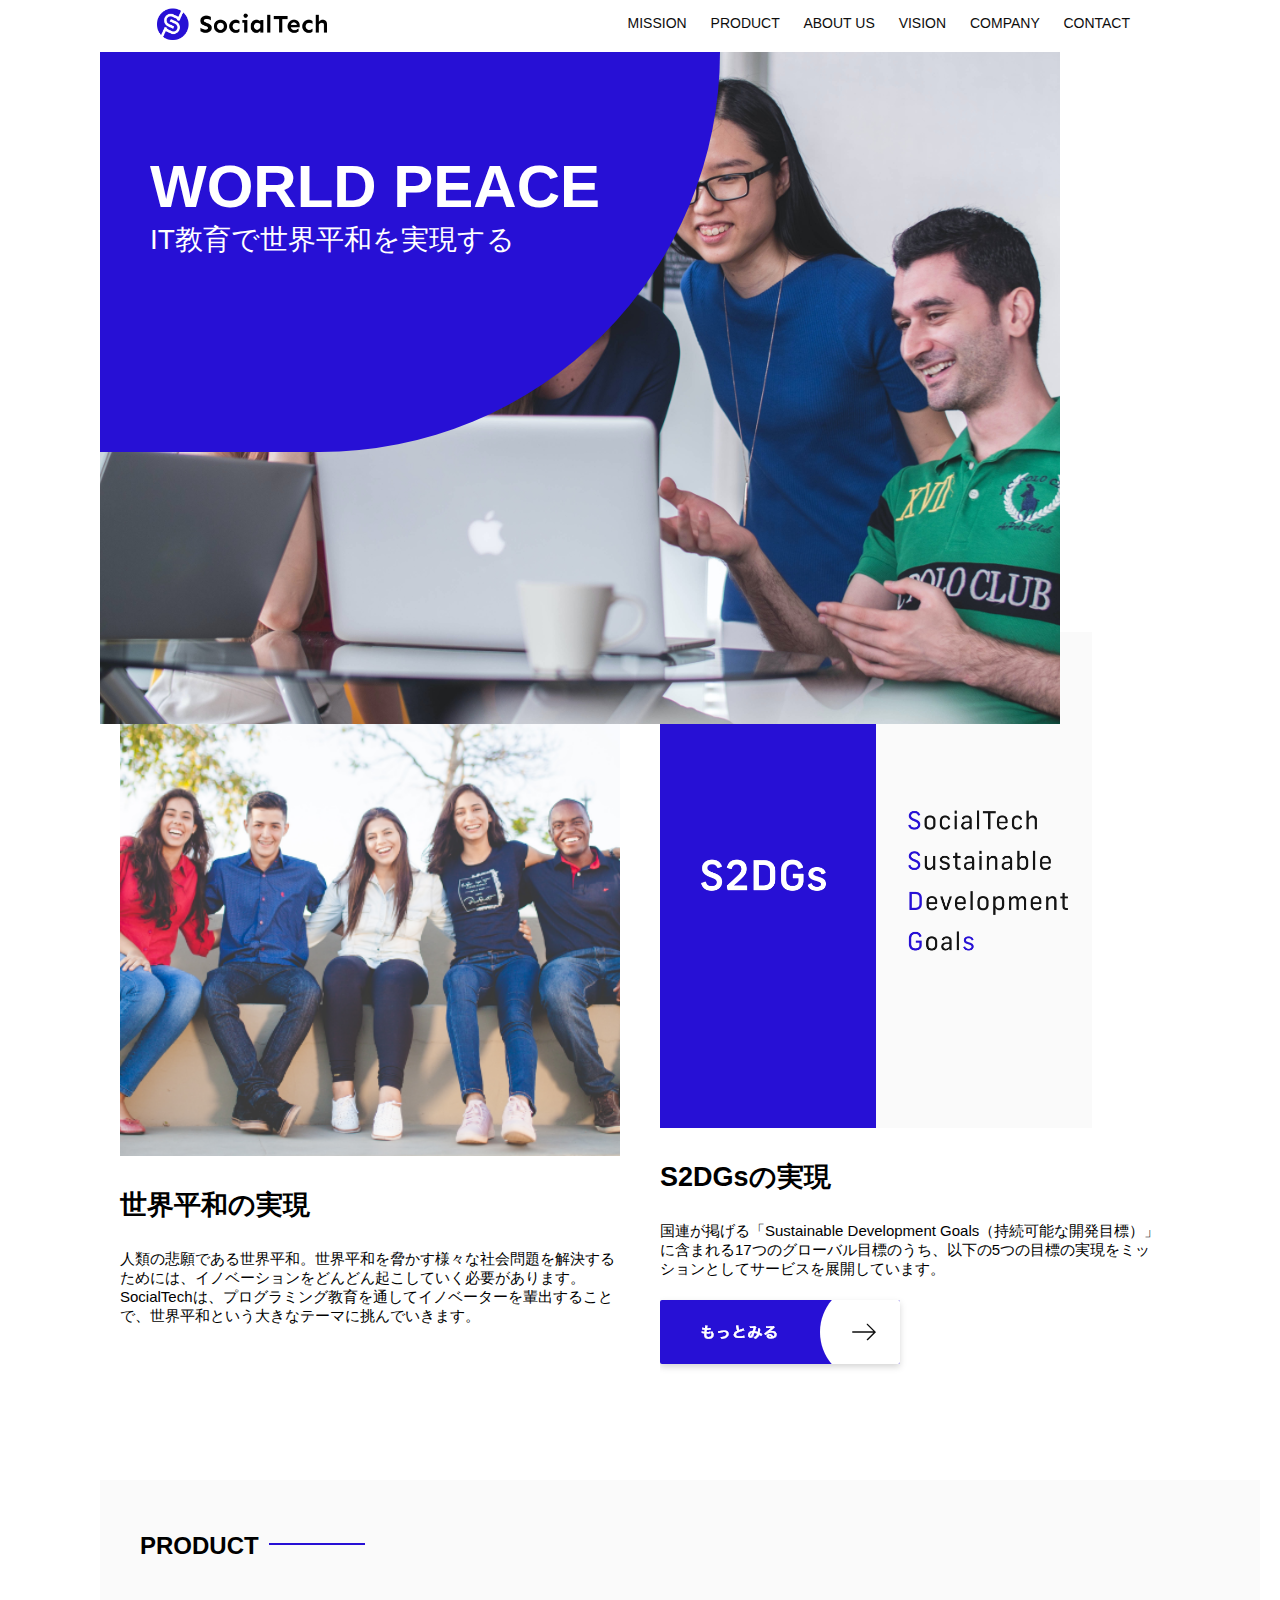
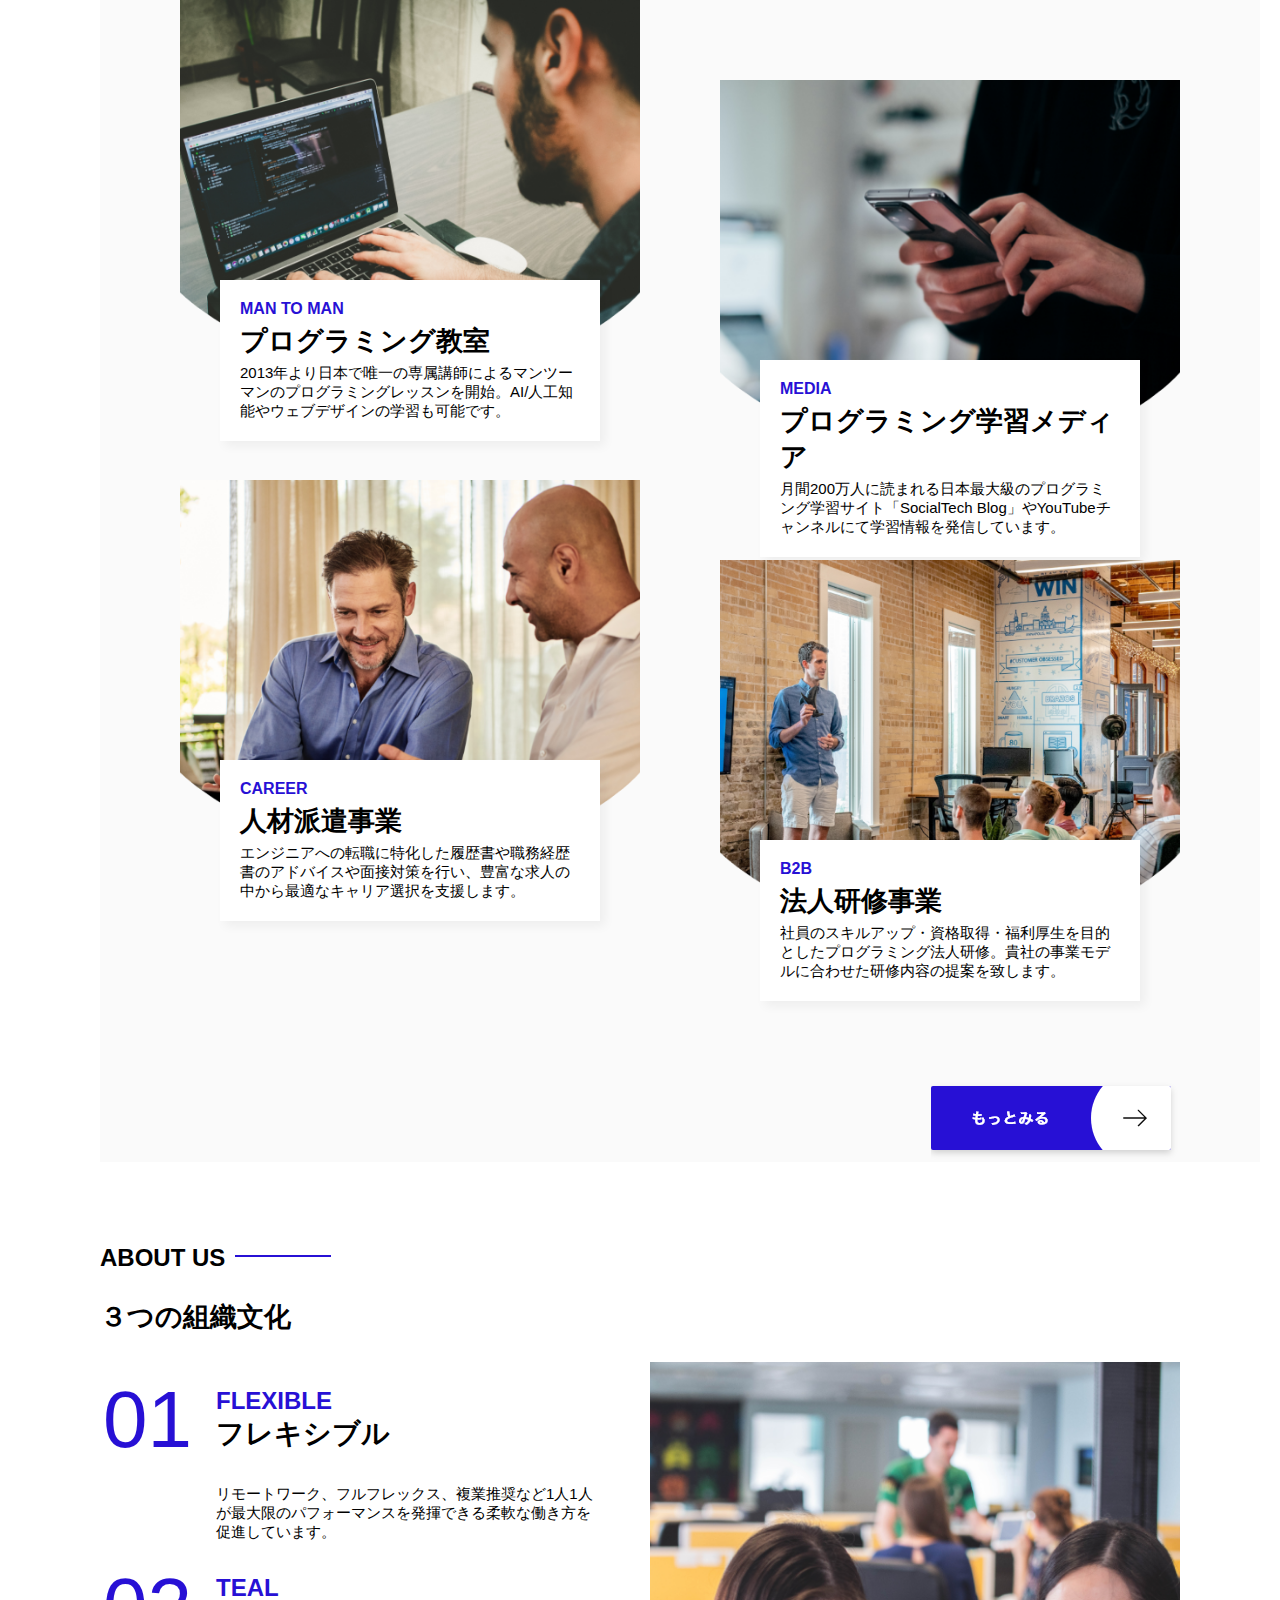
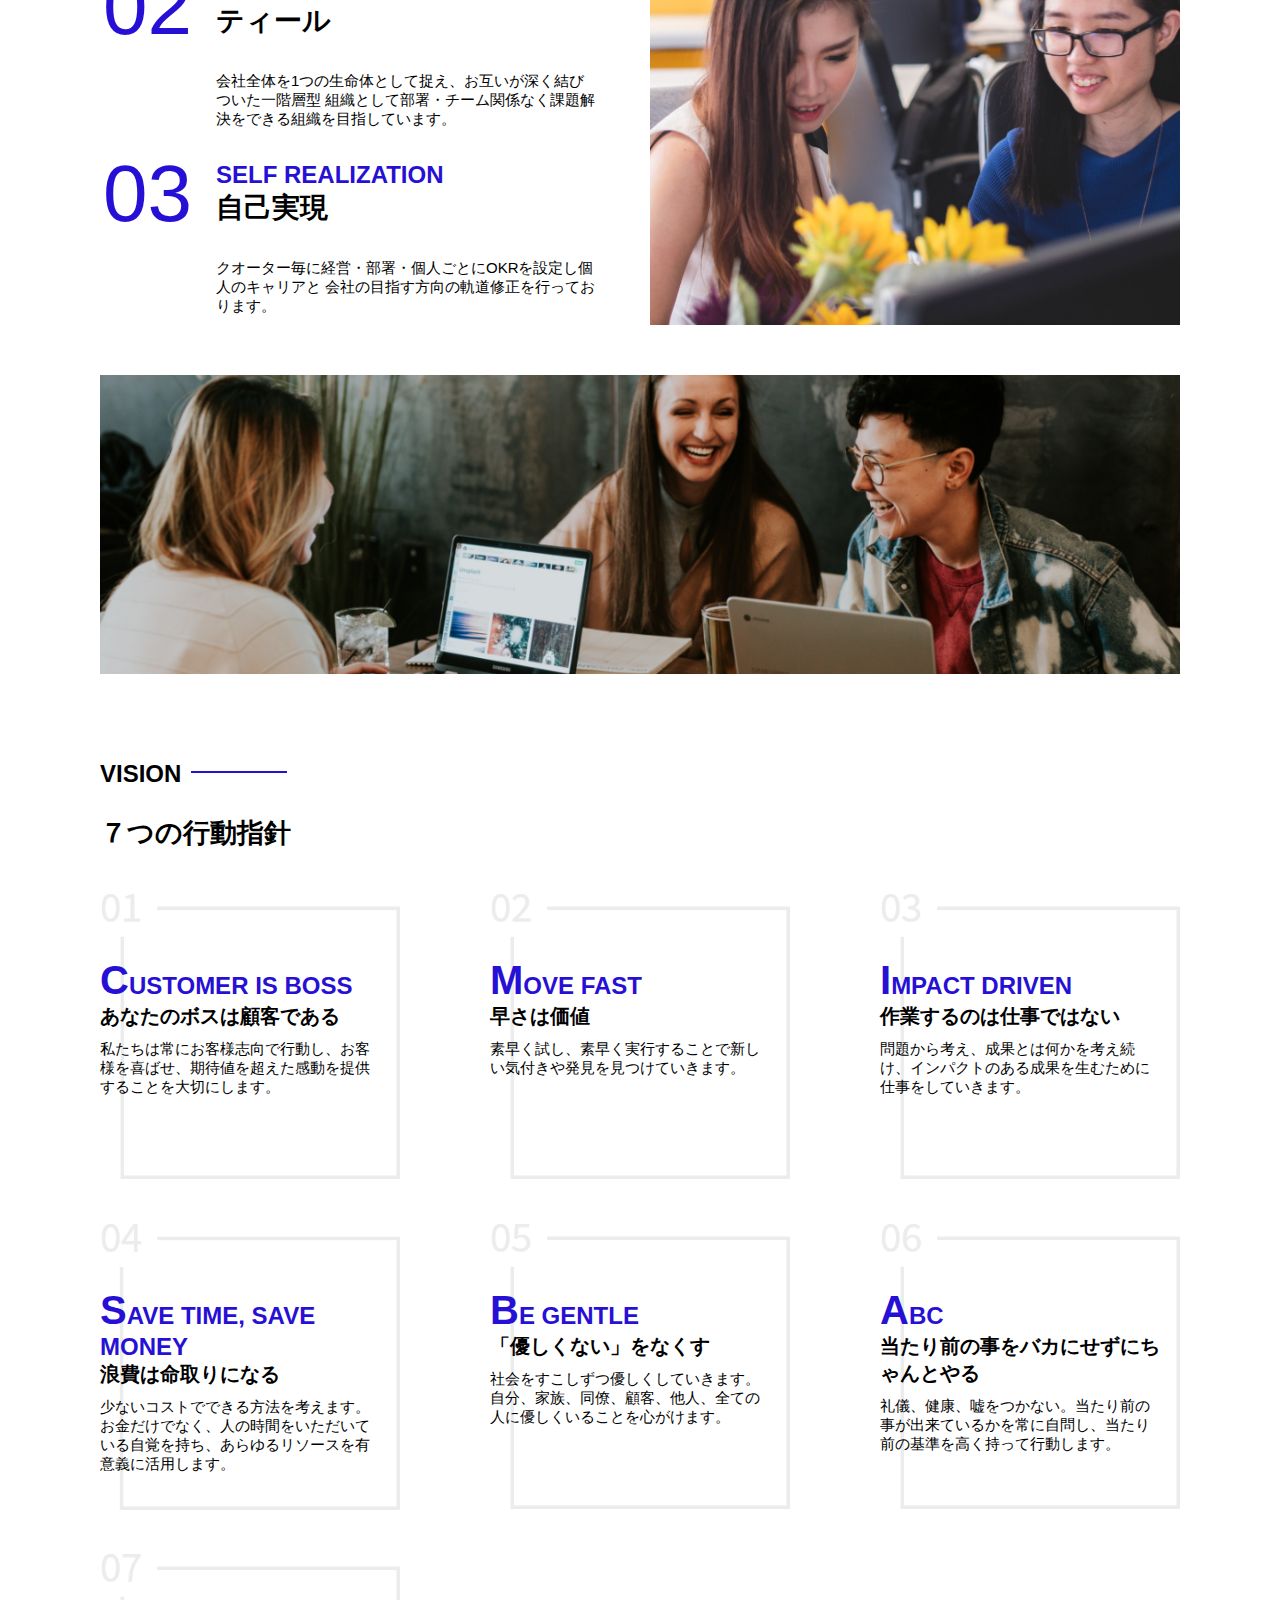
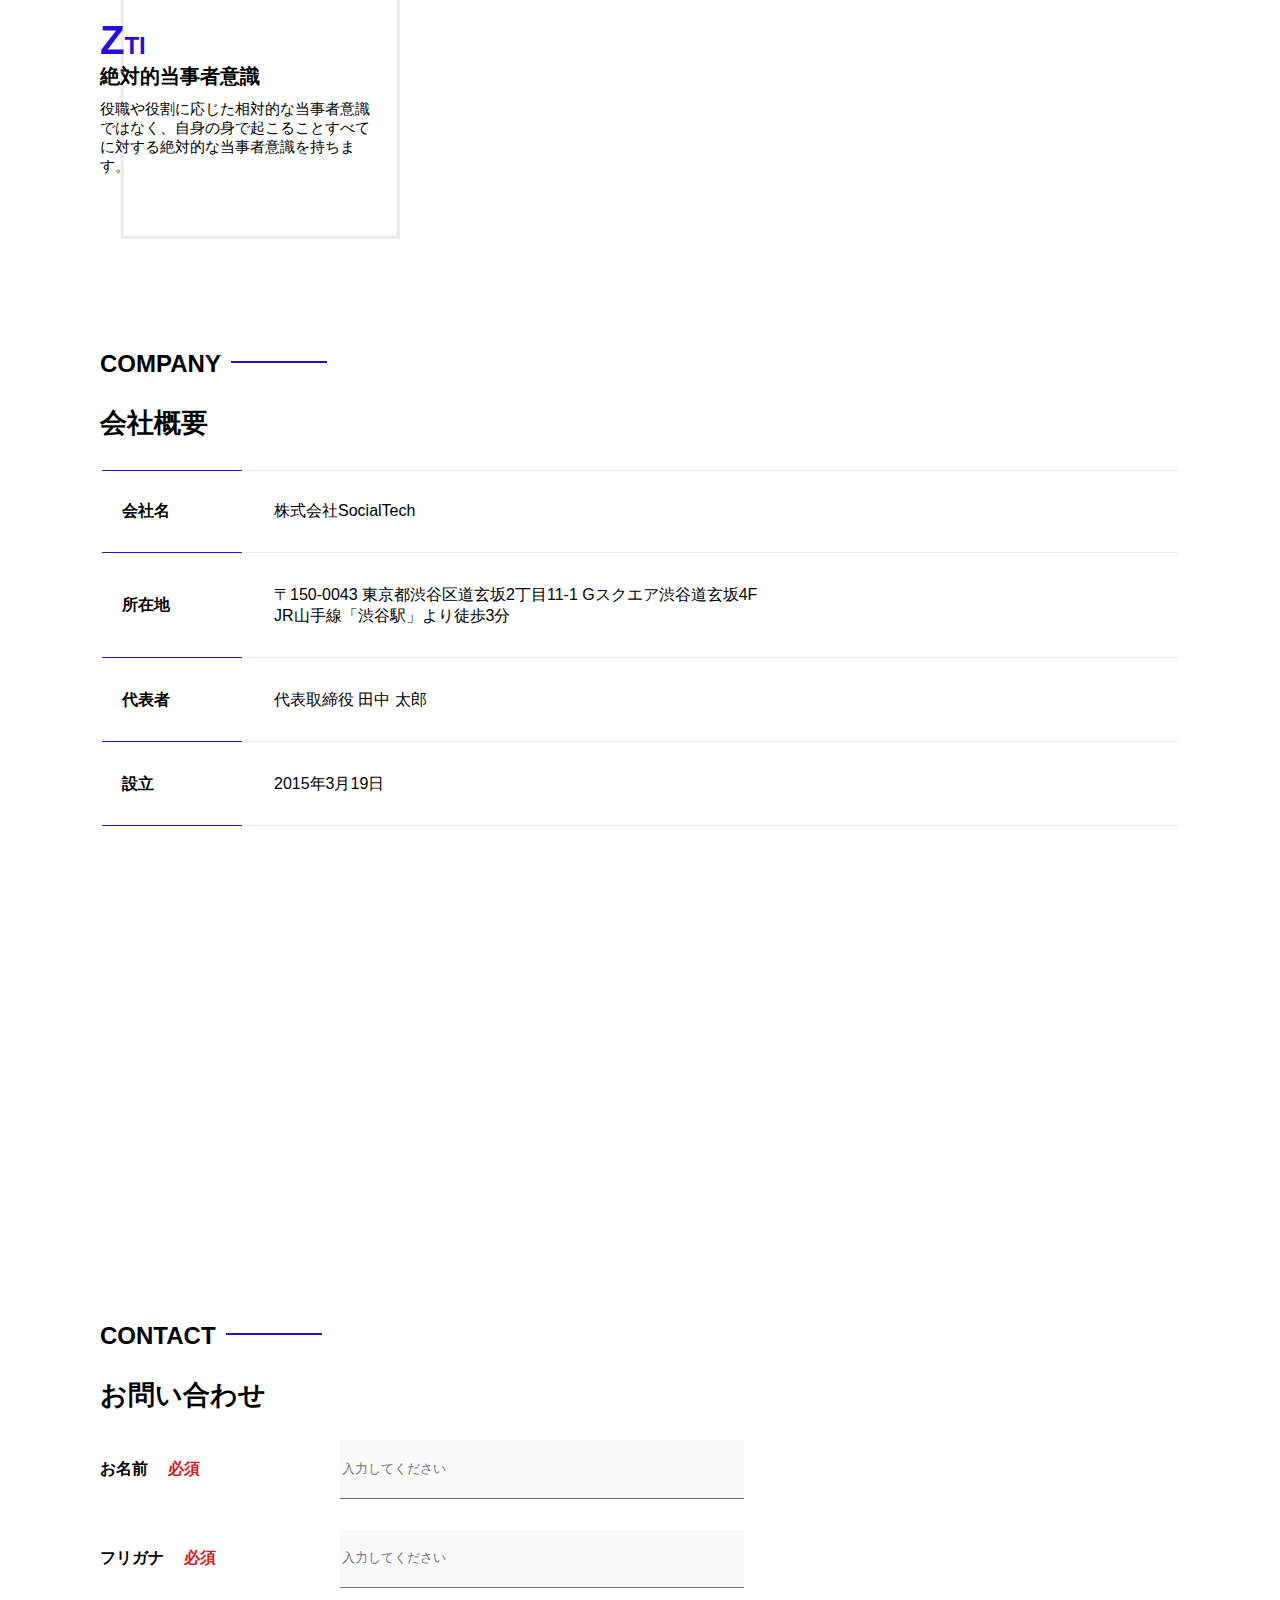
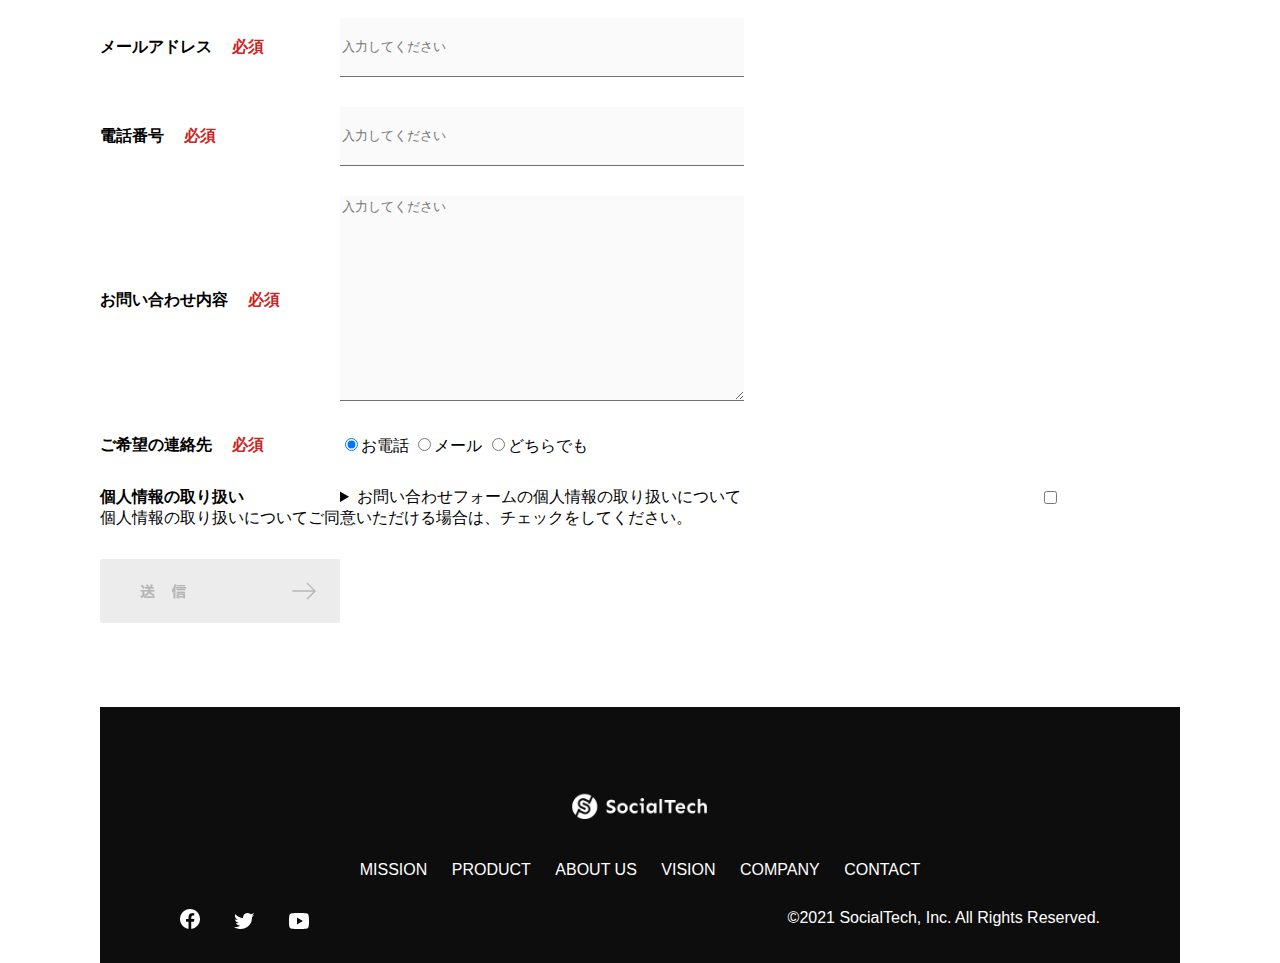
<file: index.html>
<!DOCTYPE html>
<html>
    <head>
        <title>SocialTeck</title>
        <meta charset="utf-8">
        <meta description="SocialTechはEdTech業界のリーディングカンパニーを目指します。">
        <meta name="viewport" content="width=device-width, initial-scale=1.0">
        <link rel="stylesheet" href="style.css">
    </head>

    <body>
        <!-- ヘッダー -->
        <header>
             <!-- ロゴ -->
            <a href="index.html" id="logo"><img src="images/logo.png" alt="トップページに戻る"></a>

             <!-- PC用ナビゲーション -->
            <nav id="nav-pc">
                <a href="mission.html">MISSION</a>
                <a href="product.html">PRODUCT</a>
                <a href="index.html#aboutus">ABOUT US</a>
                <a href="index.html#vision">VISION</a>
                <a href="index.html#company">COMPANY</a>
                <a href="index.html#contact">CONTACT</a>
            </nav>
            <!-- スマホ用メニューボタン -->
            <img id="menu-sp" src="images/button-menu.png" alt="ナビゲーションを開く" onclick="document.getElementById('nav-sp').style.display ='block'">
            
            <!-- スマホ用ナビゲーション -->
            <nav id="nav-sp">
                <img id="close" src="images/button-close.png" atl="ナビゲーションを閉じる" onclick="document.getElementById('nav-sp').style.display='none'">
                <a id="logo-sp" href="index.html" onclick="document.getElementById('nav-sp').style.display='none'">
                    <img src="images/logo-sp.png" alt="トップページに戻る">
                </a>
                <a class="menu" href="mission.html" onclick="document.getElementById('nav-sp').style.display='none'">MISSION</a>
                <a class="menu" href="product.html" onclick="document.getElementById('nav-sp').style.display='none'">PRODUCT</a>
                <a class="menu" href="index.html#aboutus" onclick="document.getElementById('nav-sp').style.display='none'">ABOUT US</a>
                <a class="menu" href="index.html#vision" onclick="document.getElementById('nav-sp').style.display='none'">VISION</a>
                <a class="menu" href="index.html#company" onclick="document.getElementById('nav-sp').style.display='none'">COMPANY</a>
                <a class="menu" href="index.html#contact" onclick="document.getElementById('nav-sp').style.display='none'">CONTACT</a>
                <div id="sns">
                    <a href="https://www.facebook.com/sejuku2013"><img src="images/button-facebook.png" alt="Facebookのリンク"></a>
                    <a href="https://twitter.com/samuraijuku"><img src="images/button-twitter.png" alt="Twitterのリンク"></a>
                    <a href="https://www.youtube.com/channel/UCCFOQO5aDK0xXam4cUQXT8g"><img src="images/button-youtube.png" alt="Youtubeのリンク"></a>
                </div>
            </nav>
        </header>
        <main>
            <article>
                <section id="main-visual">
                    <div id="main-message">
                        <h1>WORLD PEACE</h1>
                        <p>IT教育で世界平和を実現する</p>
                    </div>
                    <img src="images/index/index-main.png" alt="PCの周りに集まる多国籍の仲間たち">
                </section>
                <section id="mission">
                    <h2 class="index-h2">MISSION</h2>
                    <div id="mission-flex">
                        <div>
                            <img id="mission-photo" src="images/index/index-mission.png" alt="屋外のベンチで写真を撮影する多国籍の仲間たち">        
                            <h3>世界平和の実現</h3>
                            <p>人類の悲願である世界平和。世界平和を脅かす様々な社会問題を解決するためには、イノベーションをどんどん起こしていく必要があります。SocialTechは、プログラミング教育を通してイノベーターを輩出することで、世界平和という大きなテーマに挑んでいきます。
                            </p>
                        </div>
                        <div>
                            <img id="s2dgs" src="images/index/s2dgs.png" atl="S2DGs">
                            <h3>S2DGsの実現</h3>
                            <p>国連が掲げる「Sustainable Development Goals（持続可能な開発目標）」に含まれる17つのグローバル目標のうち、以下の5つの目標の実現をミッションとしてサービスを展開しています。</p>
                            <a href="mission.html">
                                <img src="images/button-more.png" alt="もっとみる">
                            </a>
                        </div>
                    </div>
                </section>
                <section id="product">
                    <h2 class="index-h2">PRODUCT</h2>
                    <div>
                        <div id="product-left">
                            <div>
                                <img class="product-photo" src="images/index/index-mantoman.png" alt="PCでコードを書く男性">
                                <div class="product-explain">
                                    <span>MAN TO MAN</span>
                                    <h3>プログラミング教室</h3>
                                    <p>2013年より日本で唯一の専属講師によるマンツーマンのプログラミングレッスンを開始。AI/人工知能やウェブデザインの学習も可能です。</p>
                                </div>
                            </div>
                            <div>
                                <img class="product-photo" src="images/index/index-career.png" alt="笑顔で話し合う2人の男性">
                                <div class="product-explain">
                                    <span>CAREER</span>
                                    <h3>人材派遣事業</h3>
                                    <p>エンジニアへの転職に特化した履歴書や職務経歴書のアドバイスや面接対策を行い、豊富な求人の中から最適なキャリア選択を支援します。</p>
                                </div>
                            </div>
                        </div>
                        <div id="product-right">
                            <div>
                                <img class="product-photo" src="images/index/index-media.png" alt="スマートフォンを操作する人">
                                <div class="product-explain">
                                    <span>MEDIA</span>
                                    <h3>プログラミング学習メディア</h3>
                                    <p>月間200万人に読まれる日本最大級のプログラミング学習サイト「SocialTech Blog」やYouTubeチャンネルにて学習情報を発信しています。</p>
                                </div>
                            </div>
                            <div>
                                <img class="product-photo" src="images/index/index-b2b.png" alt="講演中の男性とそれを聴く人々">
                                <div class="product-explain">
                                    <span>B2B</span>
                                    <h3>法人研修事業</h3>
                                    <p>社員のスキルアップ・資格取得・福利厚生を目的としたプログラミング法人研修。貴社の事業モデルに合わせた研修内容の提案を致します。</p>
                                </div>    
                            </div>
                        </div>
                    </div>
                    <div>
                        <a id="product-more" href="product.html"></a>
                        <img src="images/button-more.png" alt="もっとみる">
                    </div>
                </section>
                <section id="aboutus">
                    <h2 class="index-h2">ABOUT US</h2>
                    <h3>３つの組織文化</h3>
                    <div>
                        <table class="culture-table">
                            <tr>
                                <td>
                                    <span class="culture-num">01</span>
                                </td>
                                <td>
                                    <span class="culture-en">FLEXIBLE</span>
                                    <span class="culture-jp">フレキシブル</span>
                                </td>
                            </tr>
                            <tr>
                                <td>
                                    <!-- 空のセル -->
                                </td>
                                <td>
                                    <p class="culture-description">
                                        リモートワーク、フルフレックス、複業推奨など1人1人が最大限のパフォーマンスを発揮できる柔軟な働き方を促進しています。
                                    </p>
                                </td>
                            </tr>
                            <tr>
                                <td>
                                    <span class="culture-num">02</span>
                                </td>
                                <td>
                                    <span class="culture-en">TEAL</span>
                                    <span class="culture-jp">ティール</span>
                                </td>
                            </tr>
                            <tr>
                                <td>
                                    <!-- 空のセル -->
                                </td>
                                <td>
                                    <p class="culture-description">
                                        会社全体を1つの生命体として捉え、お互いが深く結びついた一階層型
                                        組織として部署・チーム関係なく課題解決をできる組織を目指しています。
                                    </p>
                                </td>
                            </tr>
                            <tr>
                                <td>
                                    <span class="culture-num">03</span>
                                </td>
                                <td>
                                    <span class="culture-en">SELF REALIZATION</span>
                                    <span class="culture-jp">自己実現</span>
                                </td>
                            </tr>
                            <tr>
                                <td>
                                    <!-- 空のセル -->
                                </td>
                                <td>
                                    <p class="culture-description">
                                        クオーター毎に経営・部署・個人ごとにOKRを設定し個人のキャリアと
                                        会社の目指す方向の軌道修正を行っております。
                                    </p>
                                </td>
                            </tr>
                        </table>
                        <img class="culture-img" src="images/index/index-aboutus1.png" alt="笑顔で話し合う2人の女性">
                    </div>
                    <img class="culture-img2" src="images/index/index-aboutus2.png" alt="笑顔で話し合う3人の男女">
                </section>
                <section id="vision">
                    <h2 class="index-h2">VISION</h2>
                    <h3>７つの行動指針</h3>
                    <div>
                        <div class="vision-box">
                            <img src="images/index/vision-01.png" alt="01">
                            <span>
                                <h4>CUSTOMER IS BOSS</h4>
                                <h5>あなたのボスは顧客である</h5>
                                <p>私たちは常にお客様志向で行動し、お客様を喜ばせ、期待値を超えた感動を提供することを大切にします。</p>
                            </span>
                        </div>
                        <div class="vision-box">
                            <img src="images/index/vision-02.png" alt="02">
                            <span>
                                <h4>MOVE FAST</h4>
                                <h5>早さは価値</h5>
                                <p>素早く試し、素早く実行することで新しい気付きや発見を見つけていきます。</p>
                            </span>
                        </div>
                        <div class="vision-box">
                            <img src="images/index/vision-03.png" alt="03">
                            <span>
                                <h4>IMPACT DRIVEN</h4>
                                <h5>作業するのは仕事ではない</h5>
                                <p>問題から考え、成果とは何かを考え続け、インパクトのある成果を生むために仕事をしていきます。</p>
                            </span>
                        </div>
                        <div class="vision-box">
                            <img src="images/index/vision-04.png" alt="04">
                            <span>
                                <h4>SAVE TIME, SAVE MONEY</h4>
                                <h5>浪費は命取りになる</h5>
                                <p>少ないコストでできる方法を考えます。お金だけでなく、人の時間をいただいている自覚を持ち、あらゆるリソースを有意義に活用します。</p>
                            </span>
                        </div>
                        <div class="vision-box">
                            <img src="images/index/vision-05.png" alt="05">
                            <span>
                                <h4>BE GENTLE</h4>
                                <h5>「優しくない」をなくす</h5>
                                <p>社会をすこしずつ優しくしていきます。自分、家族、同僚、顧客、他人、全ての人に優しくいることを心がけます。</p>
                            </span>
                        </div>
                        <div class="vision-box">
                            <img src="images/index/vision-06.png" alt="06">
                            <span>
                                <h4>ABC</h4>
                                <h5>当たり前の事をバカにせずにちゃんとやる</h5>
                                <p>礼儀、健康、嘘をつかない。当たり前の事が出来ているかを常に自問し、当たり前の基準を高く持って行動します。</p>
                            </span>
                        </div>
                        <div class="vision-box">
                            <img src="images/index/vision-07.png" alt="07">
                            <span>
                                <h4>ZTI</h4>
                                <h5>絶対的当事者意識</h5>
                                <p>役職や役割に応じた相対的な当事者意識ではなく、自身の身で起こることすべてに対する絶対的な当事者意識を持ちます。</p>
                            </span>
                        </div>
                    </div>
                </section>
                <section id="company">
                    <h2 class="index-h2">COMPANY</h2>
                    <h3>会社概要</h3>
                    <table id="company-table">
                        <tr>
                            <th class="tableheader-first">会社名</th>
                            <td class="cell-first">株式会社SocialTech</td>
                        </tr>
                        <tr>
                            <th class="tableheader">所在地</th>
                            <td class="cell">〒150-0043 東京都渋谷区道玄坂2丁目11-1 Gスクエア渋谷道玄坂4F<br>JR山手線「渋谷駅」より徒歩3分</td>
                        </tr>
                        <tr>
                            <th class="tableheader">代表者</th>
                            <td class="cell">代表取締役 田中 太郎</td>
                        </tr>
                        <tr>
                            <th class="tableheader">設立</th>
                            <td class="cell">2015年3月19日</td>
                        </tr>
                    </table>
                    <iframe 
                        src="https://www.google.com/maps/embed?pb=!1m18!1m12!1m3!1d3241.776131422844!2d139.69399665055212!3d35.65788688010256!2m3!1f0!2f0!3f0!3m2!1i1024!2i768!4f13.1!3m3!1m2!1s0x60188b55ffeee63f%3A0x73330361de4fb84f!2z44CSMTUwLTAwNDMg5p2x5Lqs6YO95riL6LC35Yy66YGT546E5Z2C77yS5LiB55uu77yR77yR4oiSMSBHIDRm!5e0!3m2!1sja!2sjp!4v1647087933624!5m2!1sja!2sjp" width="600" height="450" style="border:0;" allowfullscreen="" loading="lazy">
                    </iframe>
                </section>
                <section id="contact">
                    <h2 class="index-h2">CONTACT</h2>
                    <h3>お問い合わせ</h3>
                    <form action="https://api.staticforms.xyz/submit" method="post">
                        <input type="text" name="honeypot" style="display:none">
                        <!-- STATIC FORMSのアクセスキー -->
                        <input type="hidden" name="accessKey" value="1988d655-c3c3-4a4f-ac39-a07ee6933675">
                        <!--メールのタイトル-->
                        <input type="hidden" name="subject" value="お問い合わせフォーム" />
                        <!--送信先のメールアドレスをvalueに設定する-->
                        <input type="hidden" name="replyTo" value="hsaka164@gmail.com">
                        <!--redirectToのURLは公開後のURLへリンクする-->
                        <input type="hidden" name="redirectTo" value="">
                        <div>
                            <div class="contact-heading">
                                <label class="contact-label">お名前<span class="contact-span">必須</span></label>
                            </div>
                            <div class="contact-form">
                                <input type="text" name="name" placeholder="入力してください" class="contact-textbox">
                            </div>
                        </div>
                        <div>
                            <div class="contact-heading">
                                <label class="contact-label">フリガナ<span class="contact-span">必須</span></label>
                            </div>
                            <div class="contact-form">
                                <input type="text" name="hurigana" placeholder="入力してください" class="contact-textbox">
                            </div>
                        </div>
                        <div>
                            <div class="contact-heading">
                                <label class="contact-label">メールアドレス<span class="contact-span">必須</span></label>
                            </div>   
                            <div class="contact-form">
                                <input type="text" name="email" placeholder="入力してください" class="contact-textbox">
                            </div>
                        </div>
                        <div>    
                            <div class="contact-heading">
                                <label class="contact-label">電話番号<span class="contact-span">必須</span></label>
                            </div>
                            <div class="contact-form">
                                <input type="text" name="tel" placeholder="入力してください" class="contact-textbox">
                            </div>
                        </div>
                        <div>    
                            <div class="contact-heading">
                                <label class="contact-label">お問い合わせ内容<span class="contact-span">必須</span></label>
                            </div>
                            <div class="contact-form">
                                <textarea class="contact-textarea" placeholder="入力してください" name="message"></textarea>
                            </div>
                        </div>
                        <div>    
                            <div class="contact-heading">
                                <label class="contact-label">ご希望の連絡先<span class="contact-span">必須</span></label>
                            </div>
                            <div>
                                <input class="radiobutton" type="radio" val="tel" name="contact" checked><label>お電話</label>
                                <input class="radiobutton" type="radio" val="mail" name="contact"><label>メール</label>
                                <input class="radiobutton" type="radio" val="both" name="contact"><label>どちらでも</label>
                            </div>
                        </div>
                        <div>
                            <div class="contact-heading">
                                <label class="contact-label">個人情報の取り扱い</label>
                            </div>
                            <details>
                                <summary>お問い合わせフォームの個人情報の取り扱いについて</summary>
                                <div>
                                    <span>１．組織の名称又は氏名</span><br>
                                    株式会社SocialTech<br><br>
                                    <span>２．個人情報保護管理者（若しくはその代理人）の氏名又は職名、所属及び連絡先
                                      鈴木 一郎 コーポレート部</span><br>
                                    メールアドレス：support@socialtech.net<br>
                                    TEL：03-xxxx-xxxx<br>
                                    <span>３．個人情報の利用目的</span><br>
                                    ・本サービス及び本サービスに関連する情報の提供又はそれらに関する連絡のため<br>
                                    ・ユーザーの本人確認のため<br>
                                    ・当社サービスのご案内のため<br>
                                    ・当社の商品等の広告または宣伝（電子メールによるものを含むものとします。）<br><br>
                                    <span>４．個人情報の取り扱い業務の委託</span><br>
                                    個人情報の取扱業務の全部または一部を外部に業務委託する場合があります。<br>
                                    その際、弊社は、個人情報を適切に保護できる管理体制を敷き実行していることを条件として<br>
                                    委託先を厳選したうえで、機密保持契約を委託先と締結し、お客様の個人情報を厳密に管理させます。<br><br>
                                    <span>５．個人情報の開示等の請求</span><br>
                                    お客様は、弊社に対してご自身の個人情報の開示等（利用目的の通知、開示、内容の訂正・追加・削除、利用の停止または消去、第三者への提供の停止）に関して、当社問合わせ窓口に申し出ることができます。<br>
                                    その際、弊社はお客様ご本人を確認させていただいたうえで、合理的な期間内に対応いたします。<br><br>
                                    なお、個人情報に関する弊社問合わせ先は、次の通りです。<br><br>
                                    株式会社SocialTech　個人情報問合せ窓口<br>
                                    〒150-0043　東京都渋谷区道玄坂2丁目11-1 Ｇスクエア渋谷道玄坂 4F<br>
                                    メールアドレス：support@socialtech.net　TEL：03-xxxx-xxxx<br><br>
                                    <span>６．個人情報を提供されることの任意性について</span><br><br>
                                    お客様がご自身の個人情報を弊社に提供されるか否かは、お客様のご判断によりますが、もしご提供されない場合には、適切なサービスが提供できない場合がありますので予めご了承ください。
                                  </div>
                            </details>
                            <input type="checkbox" name="agree">
                            <span>個人情報の取り扱いについてご同意いただける場合は、チェックをしてください。</span>
                        </div>
                        <input type="image" value="Submit" src="images/button-submit.png" alt="送信する">
                    </form>
                </section>
            </article>
            <footer>
                <div id="footer-logo">
                    <img src="images/logo-sp.png" alt="SocialTeck">
                </div>
                <div id="footer-link">
                    <a href="mission.html">MISSION</a>
                    <a href="product.html">PRODUCT</a>
                    <a href="index.html#aboutus">ABOUT US</a>
                    <a href="index.html#vision">VISION</a>
                    <a href="index.html#company">COMPANY</a>
                    <a href="index.html#contact">CONTACT</a>
                </div>
                <div id="sns-footer">
                    <a href="https://www.facebook.com/sejuku2013"><img src="images/button-facebook.png" alt="Facebookのリンク"></a>
                    <a href="https://twitter.com/samuraijuku"><img src="images/button-twitter.png" alt="Twitterのリンク"></a>
                    <a href="https://www.youtube.com/channel/UCCFOQO5aDK0xXam4cUQXT8g"><img src="images/button-youtube.png" alt="YouTubeのリンク"></a>
                    <span id="copyright">&copy;2021 SocialTech, Inc. All Rights Reserved. </span>
                </div>    
            </footer>
            
        </main>
        
    </body>
</html>
</file>
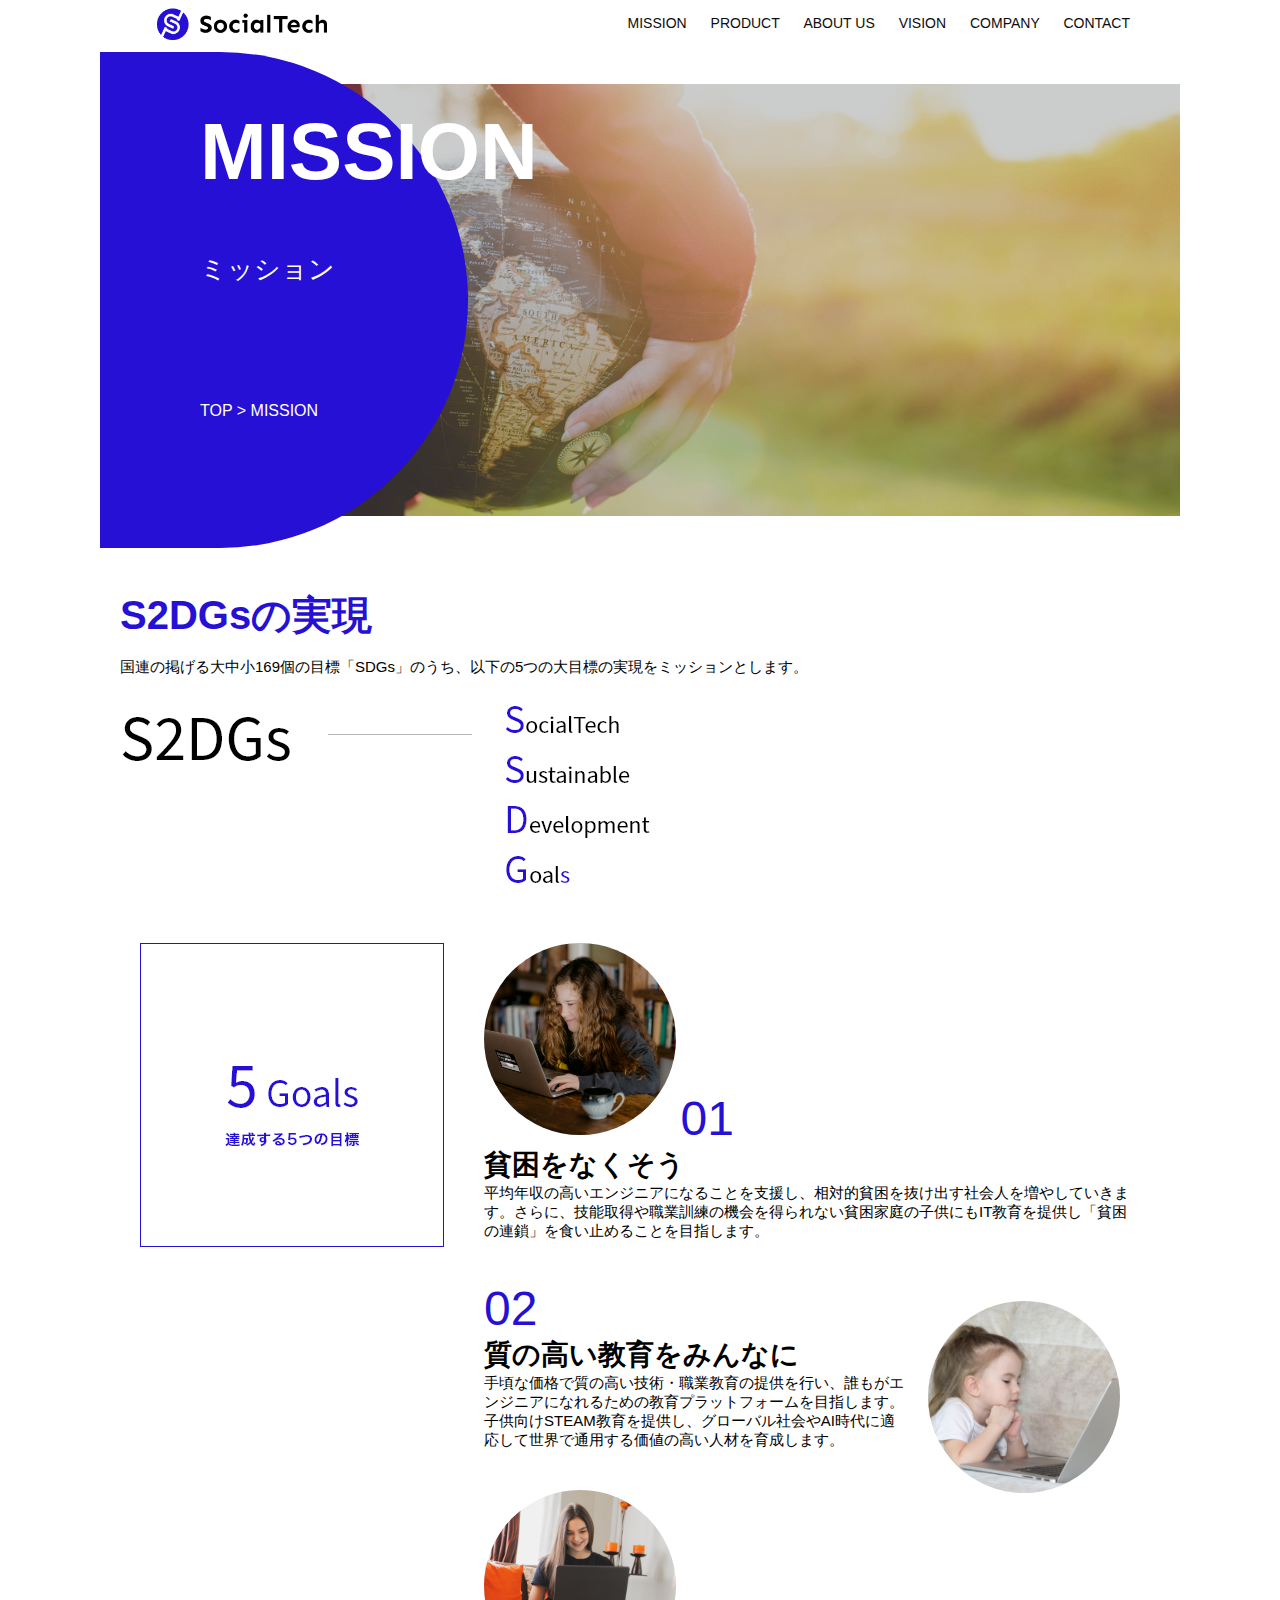
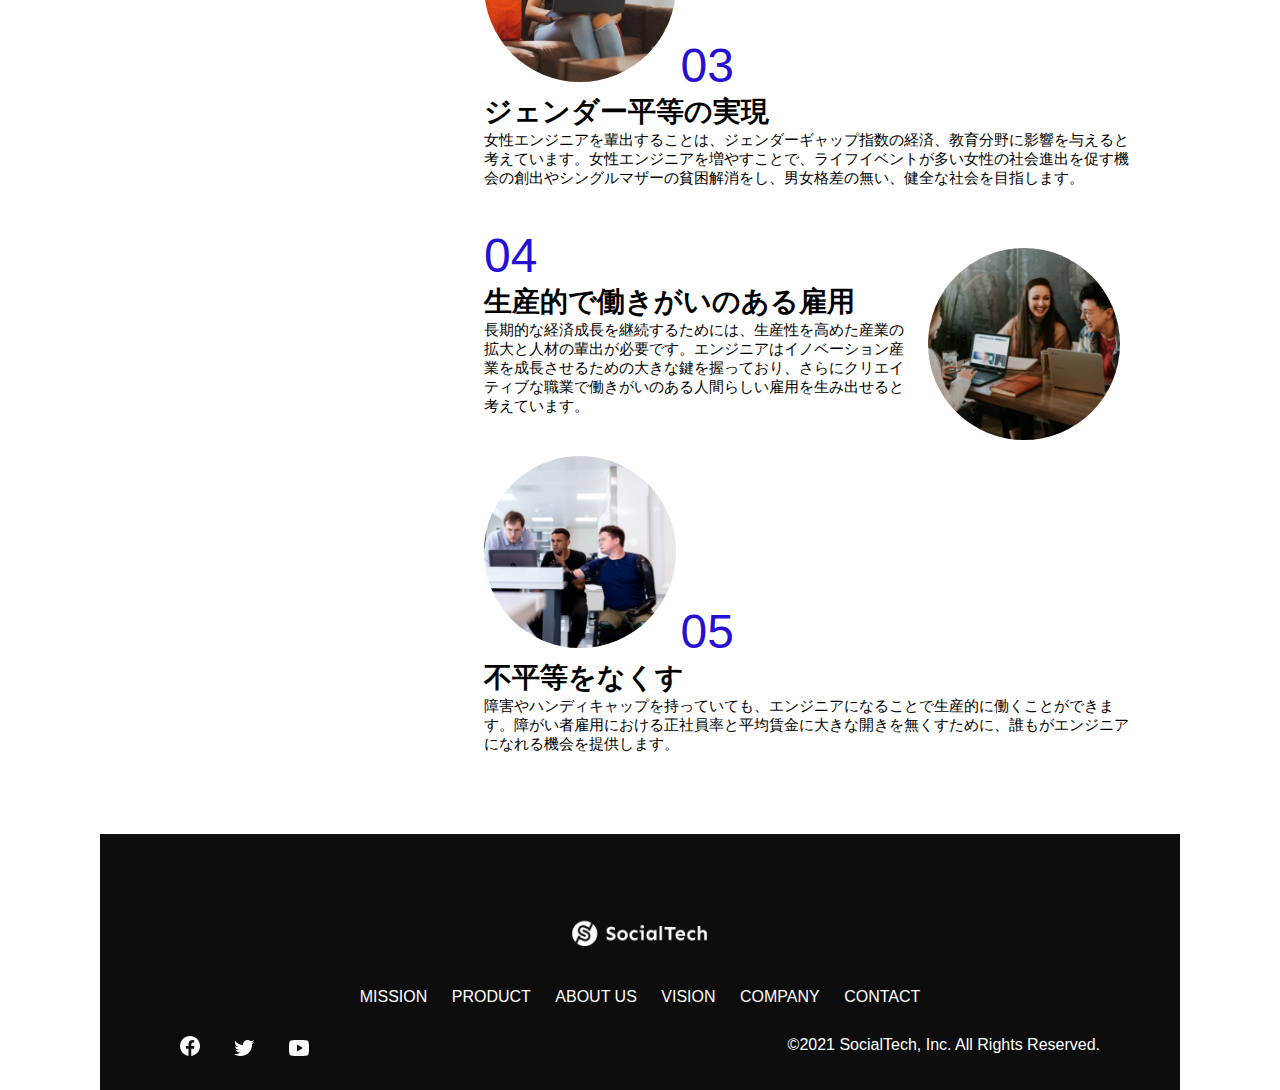
<file: mission.html>
<!DOCTYPE html>
<html>
<head>
  <title>SocialTech - MISSION ミッション</title>
  <meta charset="utf-8">
  <meta description="SocialTechが目指す5つの目標（S2DGs）を紹介します">
  <meta name="viewport" content="width=device-width, initial-scale=1.0">
  <link rel="stylesheet" href="style.css">
</head>

<body>
  <!-- ヘッダー -->
  <header>
    <!-- ロゴ -->
    <a href="index.html" id="logo"><img src="images/logo.png" alt="トップページに戻る"></a>

    <!-- PC用ナビゲーション -->
    <nav id="nav-pc">
      <a href="mission.html">MISSION</a>
      <a href="product.html">PRODUCT</a>
      <a href="index.html#aboutus">ABOUT US</a>
      <a href="index.html#vision">VISION</a>
      <a href="index.html#company">COMPANY</a>
      <a href="index.html#contact">CONTACT</a>
    </nav>

    <!-- スマホ用メニューボタン -->
    <img id="menu-sp" src="images/button-menu.png" alt="ナビゲーションを開く" onclick="document.getElementById('nav-sp').style.display = 'block'">

    <!-- スマホ用ナビゲーション -->
    <nav id="nav-sp">
      <img id="close" src="images/button-close.png" alt="ナビゲーションを閉じる" onclick="document.getElementById('nav-sp').style.display = 'none'">
      <a id="logo-sp" href="index.html" onclick="document.getElementById('nav-sp').style.display = 'none'"><img
          src="images/logo-sp.png" alt="トップページに戻る"></a>
      <a class="menu" href="mission.html" onclick="document.getElementById('nav-sp').style.display = 'none'">MISSION</a>
      <a class="menu" href="product.html" onclick="document.getElementById('nav-sp').style.display = 'none'">PRODUCT</a>
      <a class="menu" href="index.html#aboutus" onclick="document.getElementById('nav-sp').style.display = 'none'">ABOUT
        US</a>
      <a class="menu" href="index.html#vision"
        onclick="document.getElementById('nav-sp').style.display = 'none'">VISION</a>
      <a class="menu" href="index.html#company"
        onclick="document.getElementById('nav-sp').style.display = 'none'">COMPANY</a>
      <a class="menu" href="index.html#contact"
        onclick="document.getElementById('nav-sp').style.display = 'none'">CONTACT</a>
      <div id="sns">
        <a href="https://www.facebook.com/sejuku2013"><img src="images/button-facebook.png" alt="Facebookのリンク"></a>
        <a href="https://twitter.com/samuraijuku"><img src="images/button-twitter.png" alt="Twitterのリンク"></a>
        <a href="https://www.youtube.com/channel/UCCFOQO5aDK0xXam4cUQXT8g"><img src="images/button-youtube.png" alt="YouTubeのリンク"></a>
      </div>
    </nav>
  </header>
  <main>
    <article>
        <section id="mission-main">
            <div id="mission-title">
                <h1>MISSION</h1>
                <span>ミッション</span>
                <div>TOP > MISSION</div>
            </div>
        </section>
        <section id="mission-s2dgs">
          <h2 class="mission-h2">S2DGsの実現</h2>
          <p>国連の掲げる大中小169個の目標「SDGs」のうち、以下の5つの大目標の実現をミッションとします。</p>
          <img src="images/mission/mission-s2dgs.png" alt="S2DGs">
        </section>
        <section id="mission-5goals">
          <div>
            <img id="s2dgs-image" src="images/mission/mission-5goals.png" alt="5Goals">
          </div>
          <div>
            <div>
              <img class="fivegoals-image-left" src="images/mission/mission-5goals01.png" alt="5Goals">
              <span class="fivegoals-number">01</span>
              <h3 class="fivegoals-h3">貧困をなくそう</h3>
              <p class="fivegoals-p">
                平均年収の高いエンジニアになることを支援し、相対的貧困を抜け出す社会人を増やしていきます。さらに、技能取得や職業訓練の機会を得られない貧困家庭の子供にもIT教育を提供し「貧困の連鎖」を食い止めることを目指します。
              </p>
            </div>
            <div>
              <img class="fivegoals-image-right" src="images/mission/mission-5goals02.png" alt="5Goals">
              <span class="fivegoals-number">02</span>
              <h3 class="fivegoals-h3">質の高い教育をみんなに</h3>
              <p class="fivegoals-p">
                手頃な価格で質の高い技術・職業教育の提供を行い、誰もがエンジニアになれるための教育プラットフォームを目指します。子供向けSTEAM教育を提供し、グローバル社会やAI時代に適応して世界で通用する価値の高い人材を育成します。
              </p>
            </div>
            <div>
              <img class="fivegoals-image-left" src="images/mission/mission-5goals03.png" alt="5Goals">
              <span class="fivegoals-number">03</span>
              <h3 class="fivegoals-h3">ジェンダー平等の実現</h3>
              <p class="fivegoals-p">
                女性エンジニアを輩出することは、ジェンダーギャップ指数の経済、教育分野に影響を与えると考えています。女性エンジニアを増やすことで、ライフイベントが多い女性の社会進出を促す機会の創出やシングルマザーの貧困解消をし、男女格差の無い、健全な社会を目指します。
              </p>
            </div>
            <div>
              <img class="fivegoals-image-right" src="images/mission/mission-5goals04.png" alt="5Goals">
              <span class="fivegoals-number">04</span>
              <h3 class="fivegoals-h3">生産的で働きがいのある雇用</h3>
              <p class="fivegoals-p">
                長期的な経済成長を継続するためには、生産性を高めた産業の拡大と人材の輩出が必要です。エンジニアはイノベーション産業を成長させるための大きな鍵を握っており、さらにクリエイティブな職業で働きがいのある人間らしい雇用を生み出せると考えています。
              </p>
            </div>
            <div>
              <img class="fivegoals-image-left" src="images/mission/mission-5goals05.png" alt="5Goals">
              <span class="fivegoals-number">05</span>
              <h3 class="fivegoals-h3">不平等をなくす</h3>
              <p class="fivegoals-p">
                障害やハンディキャップを持っていても、エンジニアになることで生産的に働くことができます。障がい者雇用における正社員率と平均賃金に大きな開きを無くすために、誰もがエンジニアになれる機会を提供します。
              </p>
            </div>          
          </div>     
        </section>
    </article>
    <footer>
      <div id="footer-logo">
        <img src="images/logo-sp.png" alt="SocialTech">
      </div>
      <div id="footer-link">
        <a href="mission.html">MISSION</a>
        <a href="product.html">PRODUCT</a>
        <a href="index.html#aboutus">ABOUT US</a>
        <a href="index.html#vision">VISION</a>
        <a href="index.html#company">COMPANY</a>
        <a href="index.html#contact">CONTACT</a>
      </div>
      <div id="sns-footer">
        <a href="https://www.facebook.com/sejuku2013"><img src="images/button-facebook.png" alt="Facebookのリンク"></a>
        <a href="https://twitter.com/samuraijuku"><img src="images/button-twitter.png" alt="Twitterのリンク"></a>
        <a href="https://www.youtube.com/channel/UCCFOQO5aDK0xXam4cUQXT8g"><img src="images/button-youtube.png" alt="YouTubeのリンク"></a>
        <span id="copyright">&copy;2021 SocialTech, Inc. All Rights Reserved. </span>
      </div>
    </footer>
  </main>
</body>

</html>
</file>
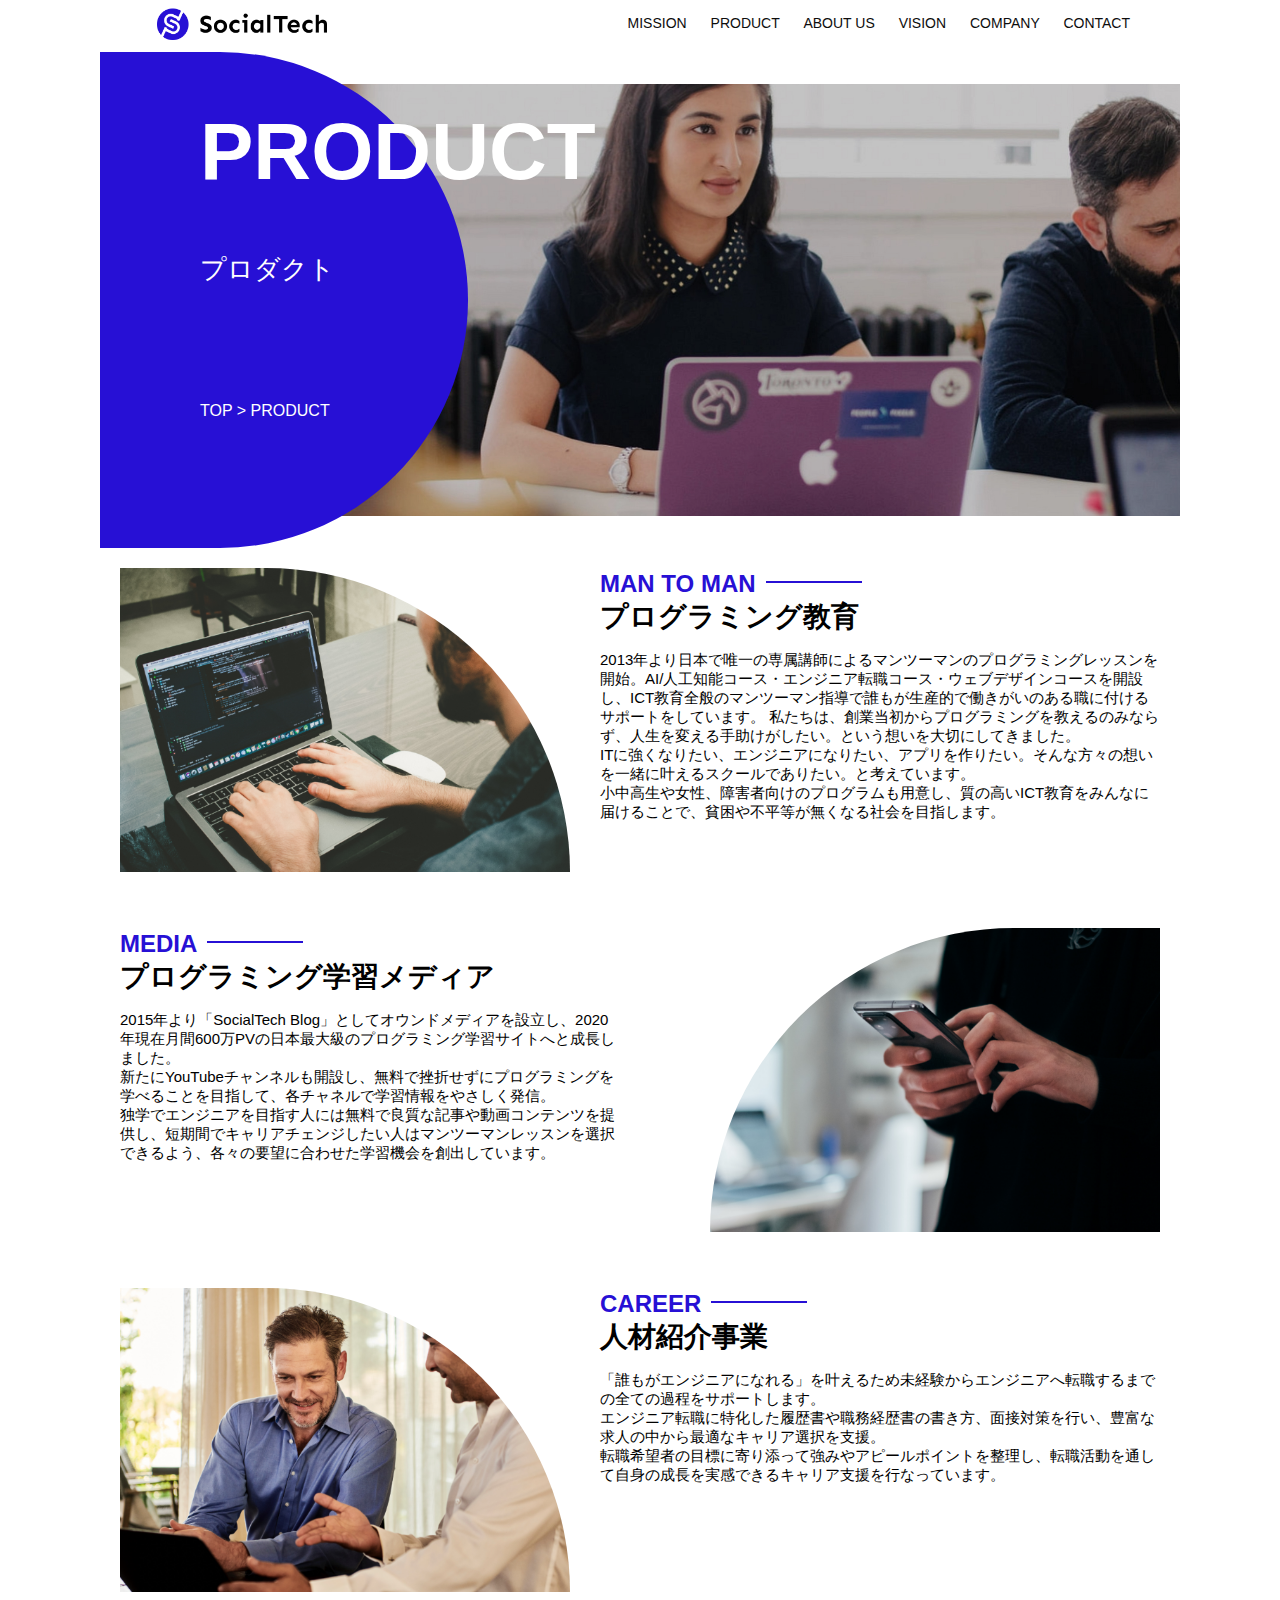
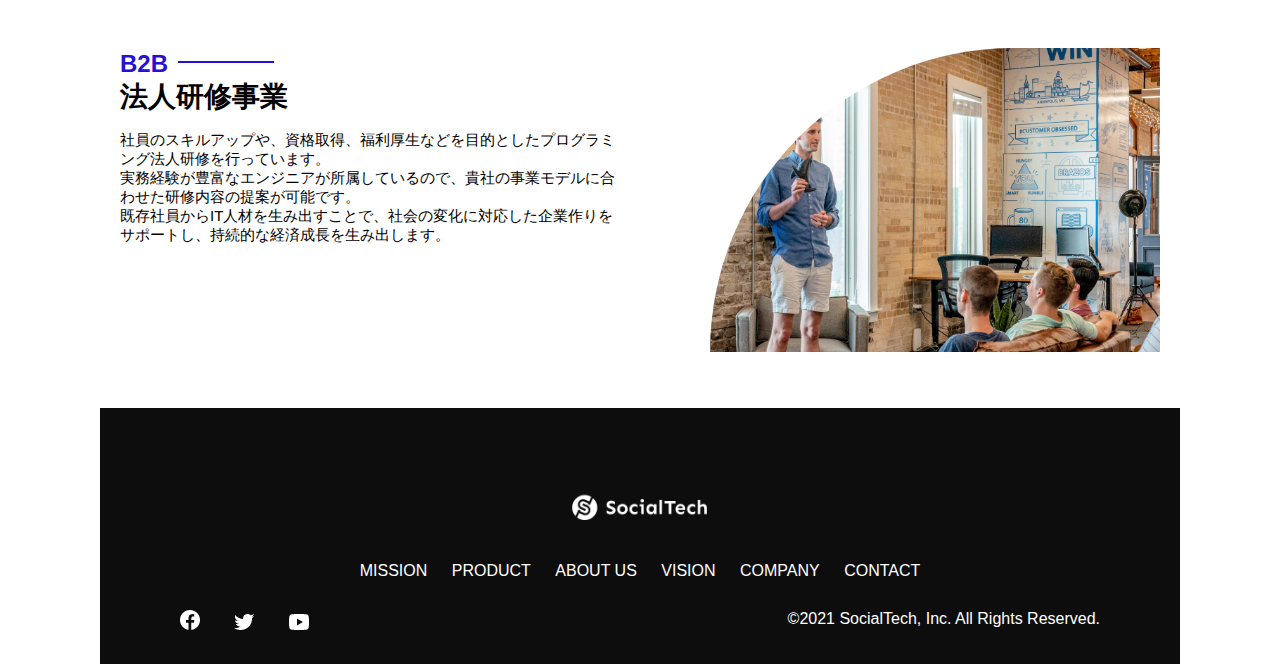
<file: product.html>
<!DOCTYPE html>
<html>
<head>
  <title>SocialTech -PRODUCT プロダクト-</title>
  <meta charset="utf-8">
  <meta description="SocialTechの4つのプロダクトを紹介します">
  <meta name="viewport" content="width=device-width, initial-scale=1.0">
  <link rel="stylesheet" href="style.css">
</head>

<body>
  <!-- ヘッダー -->
  <header>
    <!-- ロゴ -->
    <a href="index.html" id="logo"><img src="images/logo.png" alt="トップページに戻る"></a>

    <!-- PC用ナビゲーション -->
    <nav id="nav-pc">
      <a href="mission.html">MISSION</a>
      <a href="product.html">PRODUCT</a>
      <a href="index.html#aboutus">ABOUT US</a>
      <a href="index.html#vision">VISION</a>
      <a href="index.html#company">COMPANY</a>
      <a href="index.html#contact">CONTACT</a>
    </nav>

    <!-- スマホ用メニューボタン -->
    <img id="menu-sp" src="images/button-menu.png" alt="ナビゲーションを開く" onclick="document.getElementById('nav-sp').style.display = 'block'">

    <!-- スマホ用ナビゲーション -->
    <nav id="nav-sp">
      <img id="close" src="images/button-close.png" alt="ナビゲーションを閉じる" onclick="document.getElementById('nav-sp').style.display = 'none'">
      <a id="logo-sp" href="index.html" onclick="document.getElementById('nav-sp').style.display = 'none'"><img
          src="images/logo-sp.png" alt="トップページに戻る"></a>
      <a class="menu" href="mission.html" onclick="document.getElementById('nav-sp').style.display = 'none'">MISSION</a>
      <a class="menu" href="product.html" onclick="document.getElementById('nav-sp').style.display = 'none'">PRODUCT</a>
      <a class="menu" href="index.html#aboutus" onclick="document.getElementById('nav-sp').style.display = 'none'">ABOUT
        US</a>
      <a class="menu" href="index.html#vision"
        onclick="document.getElementById('nav-sp').style.display = 'none'">VISION</a>
      <a class="menu" href="index.html#company"
        onclick="document.getElementById('nav-sp').style.display = 'none'">COMPANY</a>
      <a class="menu" href="index.html#contact"
        onclick="document.getElementById('nav-sp').style.display = 'none'">CONTACT</a>
      <div id="sns">
        <a href="https://www.facebook.com/sejuku2013"><img src="images/button-facebook.png" alt="Facebookのリンク"></a>
        <a href="https://twitter.com/samuraijuku"><img src="images/button-twitter.png" alt="Twitterのリンク"></a>
        <a href="https://www.youtube.com/channel/UCCFOQO5aDK0xXam4cUQXT8g"><img src="images/button-youtube.png" alt="YouTubeのリンク"></a>
      </div>
    </nav>
  </header>
  <main>
    <article>
        <section id="product-main">
            <div id="product-title">
                <h1>PRODUCT</h1>
                <span>プロダクト</span>
                <div>TOP > PRODUCT</div>
            </div>
        </section>
        <section class="product-section1">
            <img src="images/product/product-mantoman.png" alt="PCでコードを書く男性">
            <div>
                <h2 class="product-h2">MAN TO MAN</h2>
                <h3 class="product-h3">プログラミング教育</h3>
                <p>
                    2013年より日本で唯一の専属講師によるマンツーマンのプログラミングレッスンを開始。AI/人工知能コース・エンジニア転職コース・ウェブデザインコースを開設し、ICT教育全般のマンツーマン指導で誰もが生産的で働きがいのある職に付けるサポートをしています。
                    私たちは、創業当初からプログラミングを教えるのみならず、人生を変える手助けがしたい。という想いを大切にしてきました。<br>ITに強くなりたい、エンジニアになりたい、アプリを作りたい。そんな方々の想いを一緒に叶えるスクールでありたい。と考えています。<br>小中高生や女性、障害者向けのプログラムも用意し、質の高いICT教育をみんなに届けることで、貧困や不平等が無くなる社会を目指します。
                </p>
            </div>
        </section>
        <section class="product-section2">
            <div>
                <h2 class="product-h2">MEDIA</h2>
                <h3 class="product-h3">プログラミング学習メディア</h3>
                <p>2015年より「SocialTech
                    Blog」としてオウンドメディアを設立し、2020年現在月間600万PVの日本最大級のプログラミング学習サイトへと成長しました。<br>新たにYouTubeチャンネルも開設し、無料で挫折せずにプログラミングを学べることを目指して、各チャネルで学習情報をやさしく発信。<br>独学でエンジニアを目指す人には無料で良質な記事や動画コンテンツを提供し、短期間でキャリアチェンジしたい人はマンツーマンレッスンを選択できるよう、各々の要望に合わせた学習機会を創出しています。
                 </p>
            </div>
            <img src="images/product/product-media.png" alt="スマートフォンを操作する人">
        </section>
        <section class="product-section1">
            <img src="images/product/product-career.png" alt="笑顔で話し合う2人の男性">
            <div>
                <h2 class="product-h2">CAREER</h2>
                <h3 class="product-h3">人材紹介事業</h3>
                <p>
                    「誰もがエンジニアになれる」を叶えるため未経験からエンジニアへ転職するまでの全ての過程をサポートします。<br>エンジニア転職に特化した履歴書や職務経歴書の書き方、面接対策を行い、豊富な求人の中から最適なキャリア選択を支援。<br>転職希望者の目標に寄り添って強みやアピールポイントを整理し、転職活動を通して自身の成長を実感できるキャリア支援を行なっています。<br>
                 </p>
            </div>
        </section>
        <section class="product-section2">
            <div>
                <h2 class="product-h2">B2B</h2>
                <h3 class="product-h3">法人研修事業</h3>
                <p>
                    社員のスキルアップや、資格取得、福利厚生などを目的としたプログラミング法人研修を行っています。<br>実務経験が豊富なエンジニアが所属しているので、貴社の事業モデルに合わせた研修内容の提案が可能です。<br>既存社員からIT人材を生み出すことで、社会の変化に対応した企業作りをサポートし、持続的な経済成長を生み出します。
                 </p>                
            </div>
            <img src="images/product/product-b2b.png" alt="講演中の男性とそれを聴く人々">
        </section>
    </article>
    <footer>
      <div id="footer-logo">
        <img src="images/logo-sp.png" alt="SocialTech">
      </div>
      <div id="footer-link">
        <a href="mission.html">MISSION</a>
        <a href="product.html">PRODUCT</a>
        <a href="index.html#aboutus">ABOUT US</a>
        <a href="index.html#vision">VISION</a>
        <a href="index.html#company">COMPANY</a>
        <a href="index.html#contact">CONTACT</a>
      </div>
      <div id="sns-footer">
        <a href="https://www.facebook.com/sejuku2013"><img src="images/button-facebook.png" alt="Facebookのリンク"></a>
        <a href="https://twitter.com/samuraijuku"><img src="images/button-twitter.png" alt="Twitterのリンク"></a>
        <a href="https://www.youtube.com/channel/UCCFOQO5aDK0xXam4cUQXT8g"><img src="images/button-youtube.png" alt="YouTubeのリンク"></a>
        <span id="copyright">&copy;2021 SocialTech, Inc. All Rights Reserved. </span>
      </div>
    </footer>
  </main>
</body>

</html>
</file>
<file: style.css>
/* PC、スマホ共通スタイル */
body {
    font-family: "Source Sans Pro", "Hiragino Kaku Gothic ProN", Meiryo, Arial, sans-serif;
}

p {
    font-size: 15px;
}

/*================
 PC用のスタイル 
=================*/
@media screen and (min-width: 768px){
    /* 横幅設定 */
    body {
        max-width: 1080px;
        min-width: 960px;
        margin: 0 auto 0 auto;
    }  

    /* ヘッダー */
    header {
        display: flex;
        justify-content: space-between;
        max-width: 980px;
        margin: 0 auto 0 auto;
    }

    /* ナビゲーションのレイアウト */
    #nav-pc {
        text-align: right;
        font-size: 14px;
        padding-top: 15px;
    }

    /* ナビゲーションのリンクの装飾設定 */
    #nav-pc > a {
        text-decoration: none;
        margin-left: 20px;
    }

    #nav-pc > a:link {
        color: #0d0d0d;
    }

    #nav-pc > a:visited {
        color: #0d0d0d;
    }

    #nav-pc > a:hover {
        color: #0d0d0d;
    }

    #nav-pc > a:active {
        color: #0d0d0d;
    }

    /* スマホ用ナビを非表示 */
    #nav-sp,
    #menu-sp {
        display: none;
    }

    /* メインビジュアル*/
    #main-visual {
        position: relative;
        height: 400px;
    }

    #main-message {
        position: absolute;
        top: 0;
        left: 0;
        background-color: #2710d5;
        color: #ffffff;
        border-radius: 0 0 476px 0;
        max-width: 620px;
        height: 100%;
        width: 100%;
        z-index: 11;
    }

    #main-message > h1 {
        font-size: 60px;
        font-weight: bold;
        margin: 100px 0 0 50px;
    }

    #main-message > p {
        font-size: 28px;
        margin: 0 0 0 50px;
    }

    #main-visial > img {
        max-width: 620px;
        border-radius: 476px 0 0 0;
        position: absolute;
        top: 0;
        right: 0;
        z-index: 10;
    }

    /* 見出し */
    h2 {
        margin: 40px 0 0 0;
    }

    h2::after {
        content: url("images/line.png");
        margin-left: 10px;
    }

    h3 {
        font-size: 27px;
    }

    /* ミッション */
    #mission {
        margin: 80px auto 80px auto;
        width: 100%;
    }

    #mission-flex {
        width: 100%;
        display: flex;
    }

    #mission-flex > div {
        width: 50%;
        margin: 20px;
    }

    #mission-photo {
        width: 100%;
    }

    #s2dgs {
        margin-top: 50px;
    }

    /* プロダクト */
    #product {
        background-color: #fafafa;
        width: 100%;
        margin: 80px 0 80px 0;
        padding: 10px 40px 0px 40px;
    }

    /* 外枠 */
    #product > div {
        margin: 40px;
        display: flex;
    }

    /* 左のカラム */
    #product-left {
        width: 50%;
        margin-right: 20px;
    }

    /* 右のカラム */
    #product-right {
        width: 50%;
        margin-left: 20px;
        margin-top: 80px;
    }

    /* 画像＋説明の枠 */
    #product-left > div {
        position: relative;
        height: 480px;
        margin-right: 20px;
    }

    #product-right > div {
        position: relative;
        height: 480px;
        margin-left: 20px;
    }

    /* 画像 */
    .product-photo {
        width: 100%;
    }

    /* 説明文の枠 */
    .product-explain {
        background-color: #ffffff;
        position: absolute;
        left: 0px;
        top: 280px;
        margin: 0 40px 0 40px;
        padding: 20px;
        box-shadow: 5px 5px 10px rgba(0, 0, 0, 0.05);
    }

    /* 説明文の英語 */
    .product-explain > span {
        color: #2710d5;
        font-weight: bold;
        font-size: 16px;
        margin: 0;
    }

    /* 説明文の見出し */
    .product-explain > h3 {
        margin: 5px 0 5px 0;
    }

    /* 説明文 */
    .product-explain > p {
        margin: 0;
    }

    /* 「もっとみる」ボタン */
    #product-more {
        margin: 0 auto -42px auto;
    }

    /* ABOUT US */
    #aboutus {
        margin: 80px auto 80px auto;
    }

    /* ３つの組織文化と画像を入れる枠 */
    #aboutus > div {
        display: flex;
    }

    /* 画像 */
    .culture-img {
        width: 100%;
        align-self: flex-start;
    }

    .culture-img2 {
        margin-top: 50px;
        width: 100%;
    }

    /* 3つの組織文化の表 */
    .culture-table {
        max-width: 500px;
        margin-right: 50px;
    }

    /* 番号 */
    .culture-num {
        font-size: 80px;
        color: #2710d5;
        margin: 0 20px 0 0;
    }

    /* 組織文化英語 */
    .culture-en {
        color:#2710d5;
        font-weight: bold;
        font-size: 24px;
        display: block;
    }

    /* 組織文化日本語 */
    .culture-jp {
        font-size: 28px;
        font-weight: bold;
    }

    /* 説明文 */
    .culture-description {
        margin: 0;
    }

    /* ビジョン */
    #vision {
        margin: 80px AUTO 80px AUTO;
    }

    /* セクション内の外枠 */
    #vision > div {
        width: 100%;
        display: flex;
        justify-content: space-between;
        flex-wrap: wrap;    
    }

    /* ７つの行動指針の枠 */
    .vision-box {
        width: 300px;
        height: 300px;
        margin-bottom: 30px;
        position: relative;
    }

    .vision-box > img {
        width: 100%;
        height: auto;
        position: absolute;
        top: 0;
        left 0;
        z-index: 30;
    }

    .vision-box > span {
        position: absolute;
        top: 0;
        left: 0;
        z-index: 31;
        margin: 0 20px 0 0;
    }

    .vision-box > span > h4 {
        color:#2710d5;
        font-size: 24px;
        margin: 80px 0 0 0;
    }

    .vision-box > span > h4::first-letter {
        font-size: 40px;
    }

    .vision-box > span > h5 {
        font-size: 20px;
        margin: 0 0 0 0;
    }

    .vision-box > span > p {
        margin: 10px 0 0 0;
    }

    /* 会社概要 */
    #company {
        margin: 80px 0 80px 0; 
    }

    #company-table {
        width: 100%;
    }

    .tableheader {
        text-align: left;
        padding: 20px;
        border-bottom-color: #2710d5;
        border-bottom-width: 1px;
        border-bottom-style: solid;
        width: 100px;
    }

    .tableheader-first {
        text-align: left;
        padding: 20px;
        border-bottom-color: #2710d5;
        border-bottom-width: 1px;
        border-bottom-style: solid;
        border-top-color: #2710d5;
        border-top-width: 1px;
        border-top-style: solid;
        width: 100px;
    }

    .cell {
        padding: 30px;
        border-bottom-color: #ececec;
        border-bottom-width: 1px;
        border-bottom-style: solid;
    }

    .cell-first {
        padding: 30px;
        border-bottom-color: #ececec;
        border-bottom-width: 1px;
        border-bottom-style: solid;
        border-top-color: #ececec;
        border-top-width: 1px;
        border-top-style: solid;
    }

    #company > iframe {
        width: 100%;
        height: 368px;
        margin-top: 40px;
    }

    /* お問い合わせ */
    #contact {
        margin: 80px auto 80px auto;
    }

    /* 外枠 */
    #contact > form > div {
        display: flex;
        flex-direction: row;
        flex-wrap: wrap;
        padding: 0 0 30px 0;
    }

    /* 左列の見出し */
    .contact-heading {
        width: 240px;
        align-self: center;
    }

    /* 見出しのラベル */
    .contact-label {
        width: 200px;
        font-weight: bold;
    }

    /* 必須 */
    .contact-span {
        color: #ce2222;
        margin: 0 0 0 20px;
        font-weight: bold;
    }

    /* テキストボックス */
    .contact-textbox {
        border-top: 0;
        border-left: 0;
        border-right: 0;
        border-bottom-width: 1px;
        border-bottom-color: #707070;
        border-bottom-style: solid;
        background-color: #fafafa;
        width: 400px;
        height: 56px;
    }

    /* お問い合わせ内容のテキストエリア */
    .contact-textarea {
        border-top: 0;
        border-left: 0;
        border-right: 0;
        border-bottom-width: 1px;
        border-bottom-color: #707070;
        border-bottom-style: solid;
        background-color: #fafafa;
        width: 400px;
        height: 200px;
    }

    /* 個人情報の取り扱い */
    details {
        width: 700px;
    }

    details > div {
        background-color: #fafafa;
        padding: 20px;
    }

    details > span {
        font-weight: bold;
    }

    /* フッター */
    footer {
        background-color: #0d0d0d;
        text-align: center;
        padding: 80px 80px 30px 80px;
    }

    #footer-logo {
        margin-bottom: 30px;
    }

    #footer-link {
        margin-bottom: 30px;
    }

    #footer-link > a {
        text-decoration: none;
        margin: 10px 10px 10px 10px;
    }

    #footer-link > a:link {
        color: #ffffff;
    }

    #footer-link > a:visited {
        color: #ffffff;
    }

    #footer-link > a:hover {
        color: #ffffff;
        text-decoration: underline;
    }

    #footer-link > a:active {
        color: #ffffff;
    }

    #sns-footer {
        text-align: left;
        width: 100%;
    }

    #sns-footer > a {
        margin-right: 30px;
    }

    #copyright {
        color: #ffffff;
        text-align: right;
        float: right
    }
    /* mission.html用スタイル */
    /* ミッションのメインビジュアル */
    #mission-main {
        height: 496px;
        width: 100%;
        background-image: url("images/mission/mission-main.png");
        background-repeat: no-repeat;
        background-position-y: center;
    }

    #mission-title {
        background-color: #2710d5;
        width: 368px;
        color: #ffffff;
        height: 496px;
        border-radius: 0 248px 248px 0;
        position: relative;
    }

    #mission-title > h1 {
        position: absolute;
        top: 0;
        left: 100px;
        font-size: 80px;
    }

    #mission-title > span {
        position: absolute;
        top: 200px;
        left: 100px;
        font-size: 26px;
    }

    #mission-title > div {
        position: absolute;
        top: 350px;
        left: 100px;
        font-size: 16px;
    }

    #mission-s2dgs {
        width: 100%;
        margin: 20px;
    }

    .mission-h2 {
        color: #2710d5;
        font-size: 40px;
    }

    .mission-h2::after {
        content: none;
    }

    #mission-5goals {
        margin: 20px;
        display: flex;
    }

    #mission-5goals > div {
        flex-grow: 1;
        padding: 20px;
    }

    #mission-5goals > div > div {
        margin-bottom: 40px;
    }

    .fivegoals-image-right {
        float: right;
        margin: 20px;
    }

    .fivegoals-images-left {
        float: left;
        margin: 20px;
    }

    .fivegoals-number {
        color: #2710d5;
        font-size: 48px;
        margin: 0;
    }

    .fivegoals-h3 {
        font-size: 28px;
        font-weight: bold;
        margin: 0;
    }

    .fivegoals-p {
        margin:0;
    }

    /* プロダクトページ */
    #product-main {
        height: 496px;
        width: 100%;
        background-image: url("images/product/product-main.png");
        background-repeat: no-repeat;
        background-position-y: center;
    }

    #product-title {
        background-color: #2710d5;
        width: 368px;
        color: #ffffff;
        height: 496px;
        border-radius: 0 248px 248px 0;
        position: relative;
    }

    #product-title > h1 {
        position: absolute;
        top: 0;
        left: 100px;
        font-size: 80px;
    }

    #product-title > span {
        position: absolute;
        top: 200px;
        left: 100px;
        font-size: 26px;
    }

    #product-title > div {
        position: absolute;
        top: 350px;
        left: 100px;
        font-size: 16px;
    }

    /* セクション１ */
    .product-section1 {
        position: relative;
        margin: 20px;
        height: 340px;
    }

    .product-section1 > img {
        position: absolute;
        top: 0;
        left: 0;
        width: 450px;
        margin: 0 40px 30px 0;
        border-radius: 0 432px 0 0;
    }

    .product-section1 > div {
        position: absolute;
        top: 0;
        left: 480px;
    }

    /* セクション２ */
    .product-section2 {
        position: relative;
        margin: 20px;
        height: 340px;
    }

    .product-section2 > img {
        position: absolute;
        top: 0;
        right: 0;
        width: 450px;
        margin: 0 0 30px 40px;
        border-radius: 432px 0 0 0;
    }

    .product-section2 > div {
        width: 500px;
        position: absolute;
        top: 0;
        left: 0;
    }

    .product-h2 {
        color: #2710d5;
        font-size: 24px;
        margin: 0;
    }

    .product-h3 {
        font-size: 28px;
        margin: 0;
    }



}
/* スマートフォン用のスタイル */
@media screen and (max-width: 767px) {
    body {
        min-width: 375px;
        margin: 0;
    }

    /* PC用ナビゲーション非表示 */
    #nav-pc {
        display: none;
    }

    /* ハンバーガーメニュー */
    #menu-sp {
        float: right;
        padding: 0;
    }

    /* スマホ用ナビゲーションの表示切替 */
    /* 初期状態、レイアウトと非表示設定 */
    #nav-sp {
        background-color: #2710d5;
        position: absolute;
        left: 0;
        top: 0;
        height: 100%;
        width: 100%;
        display: none;
        z-index: 100;
    }

    /* xボタン */
    #close {
        position: absolute;
        top: 20px;
        right: 20px;
    }

    /* ナビゲーション用メニューロゴ */
    #logo-sp {
        margin: 80px 0 30px 20px;
    }

    /* ナビゲーションリンクの装飾設定 */
    #nav-sp > a {
        display: block;
    }

    #nav-sp > a:link {
        color: #ffffff;
    }

    #nav-sp > a:visited {
        color: #ffffff;
    }

    #nav-sp > a:hover {
        color: #ffffff;
        text-decoration: underline;
    }

    #nav-sp > .menu {
        text-decoration: none;
        display: block;
        margin: 0 20px 0 20px;
        height: 44px;
        font-size: 16px;
        background-image: url("images/arrow.png");
        background-repeat: no-repeat;
        background-position: right top;
    }

    #sns {
        position: absolute;
        bottom: 20px;
        left: 20px;
    }

    #sns > a {
        margin-right: 30px;
    }

    /* メインビジュアル */
    #main-visual {
        position: relative;
        height: 470px;
        width: 100%;
        overflow: hidden;
    }

    #main-visual > div {
        position: absolute;
        top: 0;
        left: 0;
        background-color: #2710d5;
        color: white;
        border-radius: 0 0 476px 0;
        text-align: center;
        height: 280px;
        width: 100%;
        z-index: 11;
    }

    #main-visual > div > h1 {
        font-size: 28px;
        margin: 90px 0 0 0;
    }

    #main-visual > div > p{
        margin: 0;
    }

    #main-visual > img {
        width: 100%;
        border-radius: 476px 0 0 0;
        z-index: 10;
        position: absolute;
        bottom: 0;
        right: 0;
    }

    /* 見出し */
    h2::after {
        content: url("images/line.png");
        margin-left: 10px;
    }

    h3 {
        font-size: 24px;
        margin: 10px 0 0 0;
    }

    /* ミッション */
    #mission {
        margin: 20px;
    }

    #mission-hpoto {
        width: 100%;
    }

    #s2dgs {
        width: 100%
    }

    /* プロダクト */
    #product {
        background-color: #fafafa;
        padding-top: 10px;
    }

    #product h2 {
        margin-left: 20px;
    }

    /* 外枠 */
    /* 左右のカラム　スマホでは縦並び */
    #product-left,
    #product-right{
        margin-left: 20px;
        margin-right: 20px;
    }

    /* 画像＋説明の枠 */
    #product-left > div,
    #product-right > div {
        position: relative;
        height: 540px;
    }

    /* 説明文の枠 */
    .product-explain {
        background-color: #ffffff;
        position: absolute;
        left: 0;
        bottom: 50px;
        padding: 20px;
        box-shadow:100% 10px rgba(0, 0, 0, 0.05);
    }
    .product-explain > span {
        color: #2710d5;
        font-weight: bold;
        font-size: 16px;
        margin: 0px;
    }

    .product-explain > h3 {
        margin: 10px 0 10px 0;
    }

    /* 画像 */
    .product-photo {
        width: 100%;
    }

    .product-more > img {
        margin:0 0 -42px 20px;
    }

    /* ABOUT US */
    #aboutus {
        margin: 80px 20px 80px 20px;
    }

    #aboutus > div {
        display: flex;
        flex-direction: column;
    }

    .culture-table {
        width: 100%;
        padding-right: 20px;
        order: 2;
    }

    .culture-img {
        width: 100%;
        order: 1;
    }
    .culture-img2 {
        width: 100%;
    }

    .culture-num {
        font-size: 80px;
        color: #2710d5;
    }

    .culture-en {
        color: #2710d5;
        font-weight: bold;
        font-size: 24px;
        display: black;
    }

    .culture-jp {
        display: block;
    }

    .culture-description {
        margin: 0;
    }

    /* ビジョン */
    #vision {
        margin: 80px 20px 80px 20px;
    }

    .vision-box {
        width: 300px;
        height: 300px;
        margin-bottom: 30px;
        position: relative;
    }

    .vision-box > img {
        width: 100%;
        height: auto;
        position: absolute;
        top: 0;
        left: 0;
        z-index: 30
    }

    .vision-box > span {
        position: absolute;
        top: 0;
        left: 0;
        z-index: 31;
        margin-right: 20px;
    }

    .vision-box > span > h4 {
        color: #2710d5;
        font-size: 24px;
        margin: 60px 0 0 0;
    }

    .vision-box > span > h5 {
        font-size: 20px;
        margin: 0 0 0 0;
    }

    .vision-box > span > p {
        margin: 10px 0 0 0;
    }

    /* 会社概要 */
    #company {
        margin: 0 20px 0 20px;
    }

    #company > h3 {
        margin-bottom: 20px
    }

    #company > table {
        width: 100%;
    }

    .tableheader-first {
        text-align: left;
        padding: 20px;
        border-bottom-color: #2710d5;
        border-bottom-width: 1px;
        border-bottom-style: solid;
        border-top-color: #2710d5;
        border-top-width: 1px;
        border-top-style: solid;
        width: 50px;
    }

    .tableheader {
        text-align: left;
        padding: 20px;
        border-bottom-color: #2710d5;
        border-bottom-width: 1px;
        border-bottom-style: solid;
        width: 50px;
    }

    .cell {
        padding: 20px;
        border-bottom-color: #ececec;
        border-bottom-width: 1px;
        border-bottom-style: solid;
    }

    .cell-first {
        padding: 20px;
        border-bottom-color: #ececec;
        border-bottom-width: 1px;
        border-bottom-style: solid;
        border-top-color: #ececec;
        border-top-width: 1px;
        border-top-style: solid;
    }

    #company > iframe {
        width: 100%;
        height: 240px;
        margin: 40px 0 0 0;
    }

    /* お問い合わせ */
    #contact {
        margin: 80px 20px 80px 20px;
    }

    #contact > h3 {
        margin-bottom: 20px;
    }

    #contact > form > div {
        margin-bottom: 20px;
    }

    .contact-heading {
        margin-bottom: 20px;
    }

    /* ラベル */
    .contact-label {
        width: 200px;
        font-weight: bold;
    }

    /* 必須 */
    .contact-span {
        color: #ce2222;
        margin: 0 0 0 20px;
        font-weight: bold;
    }

    .contact-textbox {
        height: 56px;
        border-top: 0;
        border-left: 0;
        border-right: 0;
        background-color: #fafafa;
        border-bottom-color: #707070;
        border-bottom-width: 1px;
        border-style: solid;
        min-width: 300px;
        width: 100%;
    }

    .contact-textarea {
        height: 150px;
        border-top: 0;
        border-left: 0;
        border-right: 0;
        background-color: #fafafa;
        width: 100%;
    }

    .radiobutton {
        margin-bottom: 20px;
    }

    .radiobutton + label::after {
        content: "\A";
        white-space: pre;
    }

    /* フッター */
    footer {
        background-color: #0d0d0d;
        padding: 30px 20px 50px 20px;
    }

    #footer-logo {
        margin-bottom: 30px;
    }
    #footer-link > a {
        text-decoration: none;
        margin: 0 20px 30px 0;
        display: block;
        background-image: url("images/arrow.png");
        background-repeat: no-repeat;
        background-position: right top;
    }

    #footer-link > a:link {
        color: #ffffff;
    }

    #footer-link > a:visited {
        color: #ffffff;
    }

    #footer-link > a:hover {
        color: #ffffff;
    }

    #footer-link > a:active {
        color: #ffffff;
    }

    #sns-footer {
        display: block;
        width: 100%;
    }

    #sns-footer > a {
        margin-right: 30px;
    }

    #copyright {
        font-size: 12px;
        display: block;
        margin-top: 30px;
        color: #ffffff;
    }

    /* mission.html用スタイル */
    /* ミッションのメインビジュアル */
    #mission-main {
        height: 256px;
        width: 100%;
        background-image: url("images/mission/mission-main.png");
        background-repeat: no-repeat;
        background-position-y: center;
        background-size: auto 208px;
    }

    #mission-title {
        background-color: #2710d5;
        width: 136px;
        color: #ffffff;
        height: 256px;
        border-radius: 0 248px 248px 0;
        position: relative;
    }

    #mission-title > h1 {
        position: absolute;
        top: 0;
        left: 20px;
        font-size: 40px;
    }

    #mission-title > span {
        position: absolute;
        top: 110px;
        left: 20px;
        font-size: 18px;
    }

    #mission-title > div {
        position: absolute;
        top: 180px;
        left: 20px;
        font-size: 13px;
    }

    /* ミッションページ　S2DGSの設定 */
    #mission-s2dgs {
        margin: 20px;
    }

    .mission-h2 {
        content: none;
    }

    .mission-s2dgs > img {
        width: 100%;
    }

    /* ミッションページ　5goalsの設定 */
    #mission-s2dgs > img {
        width: 100%
    }

    #mission-5goals {
        margin: 20px;
    }

    #mission-5goasl > div > div {
        margin-bottom: 40px;
    }
    
    #s2dgs-image {
        width: 100%;
    }

    .fivegoals-image-right {
        margin: 20px auto 20px auto;
        display: block;
    }

    .fivegoals-image-left {
        margin: 20px auto 20px auto;
        display: block;
    }

    .fivegoals-number {
        color: #2710d5;
        font-size: 48px;
        margin: 0;
    }

    .fivegoals-h3 {
        font-size: 28px;
        margin: 0;
    }

    .fivegoals-p {
        margin: 0;
    }

    /* プロダクトページ */
    #product-main {
        height: 256px;
        width: 100%;
        background-image: url(images/product/product-main.png);
        background-repeat: no-repeat;
        background-position-y: center;
        background-size: auto 208px;
    }

    #product-title {
        background-color: #2710d5;
        width: 136px;
        color: #ffffff;
        height: 256px;
        border-radius: 0 248px 248px 0;
        position: relative;
    }

    #product-title > h1 {
        position: absolute;
        top: 0;
        left: 20px;
        font-size: 40px;
    }

    #product-title > span {
        position: absolute;
        top: 110px;
        left: 20px;
        font-size: 18px;
    }

    #product-title > div {
        position: absolute;
        top: 180px;
        left: 20px;
        font-size: 13px;
    }

    .product-section1 {
        margin: 20px;
    }

    .product-section1 > img {
        width: 100%;
        border-radius: 0 300px 0 0;
    }

    .product-section2 {
        margin: 20px;
        display: flex;
        flex-direction: column;
    }

    .product-section2 > img {
        order: 1;
        width: 100%;
        border-radius: 300px 0 0 0;
    }

    .product-section2 > div {
        order: 2;
    }

    .product-h2 {
        color: #2710d5;
        font-size: 24px;
        margin: 0;
    }

    .product-h3 {
        font-size: 28px;
        margin: 0;
    }
}
</file>
